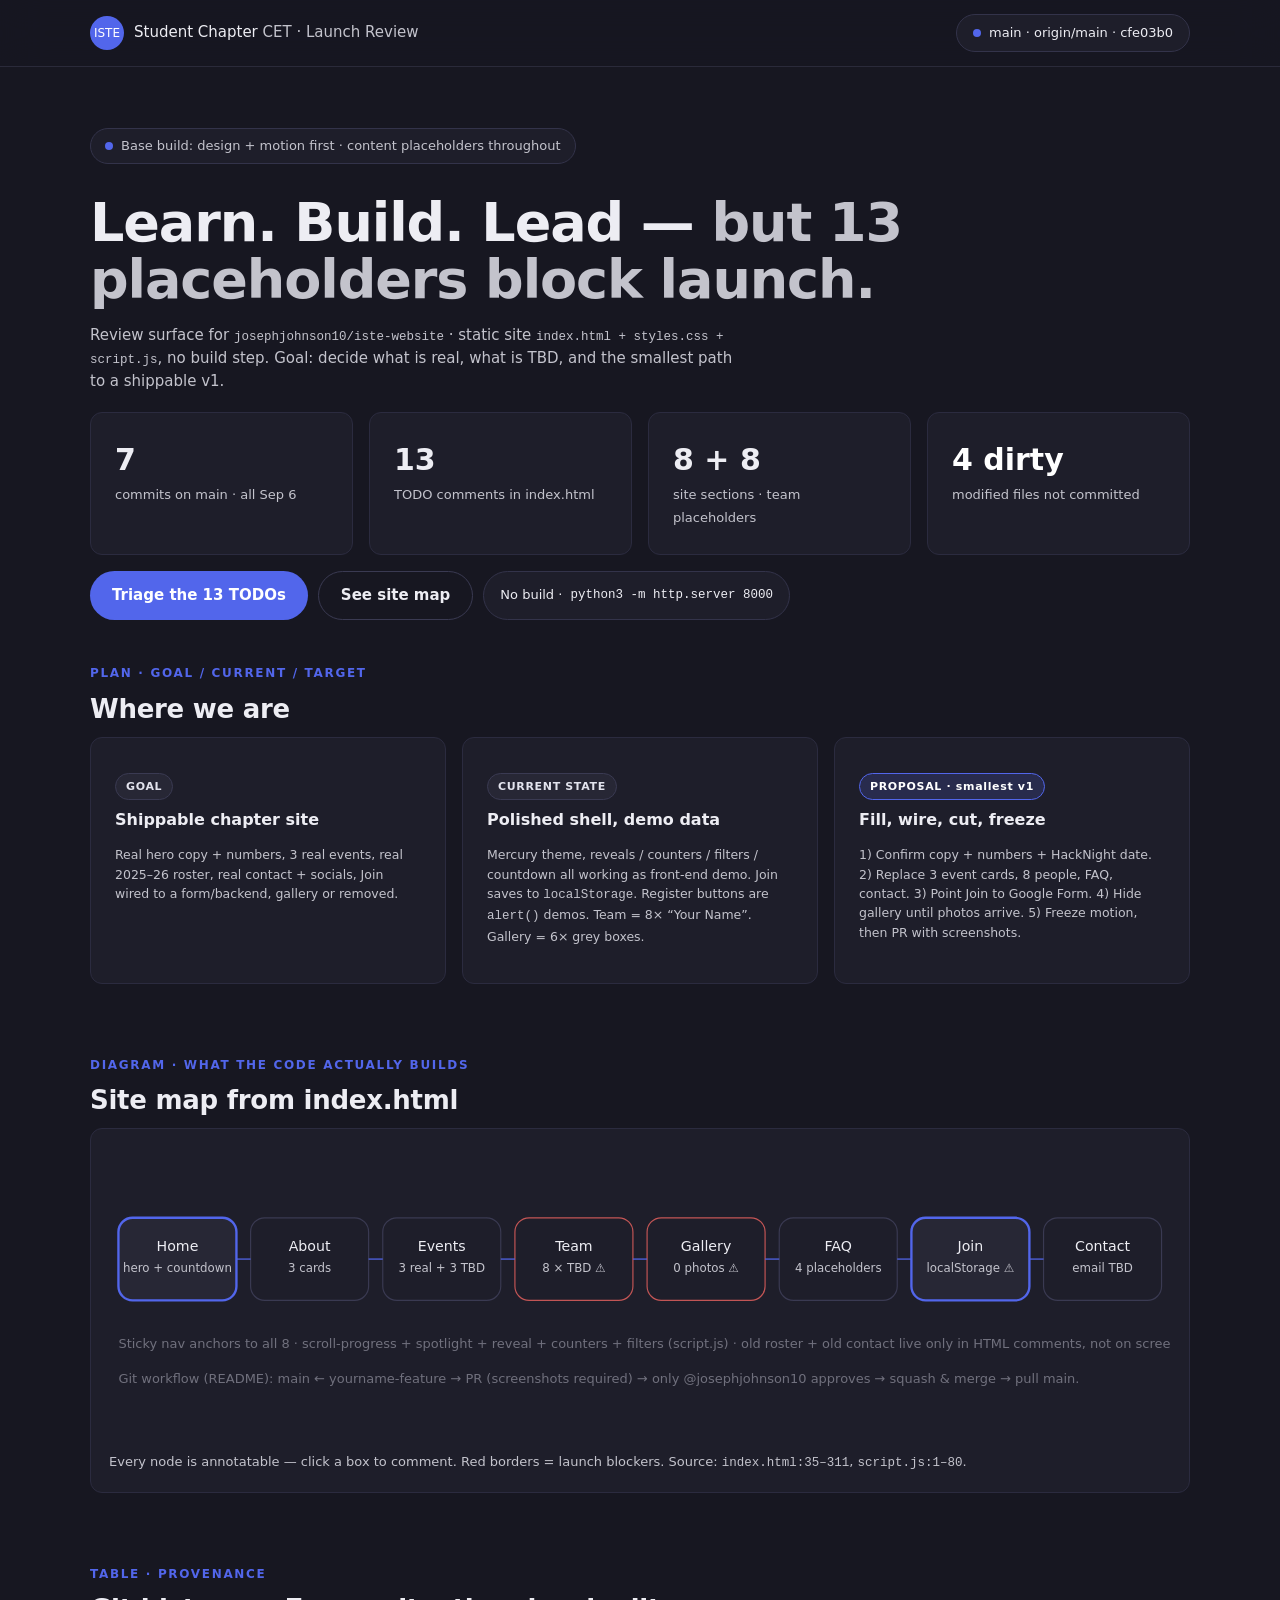
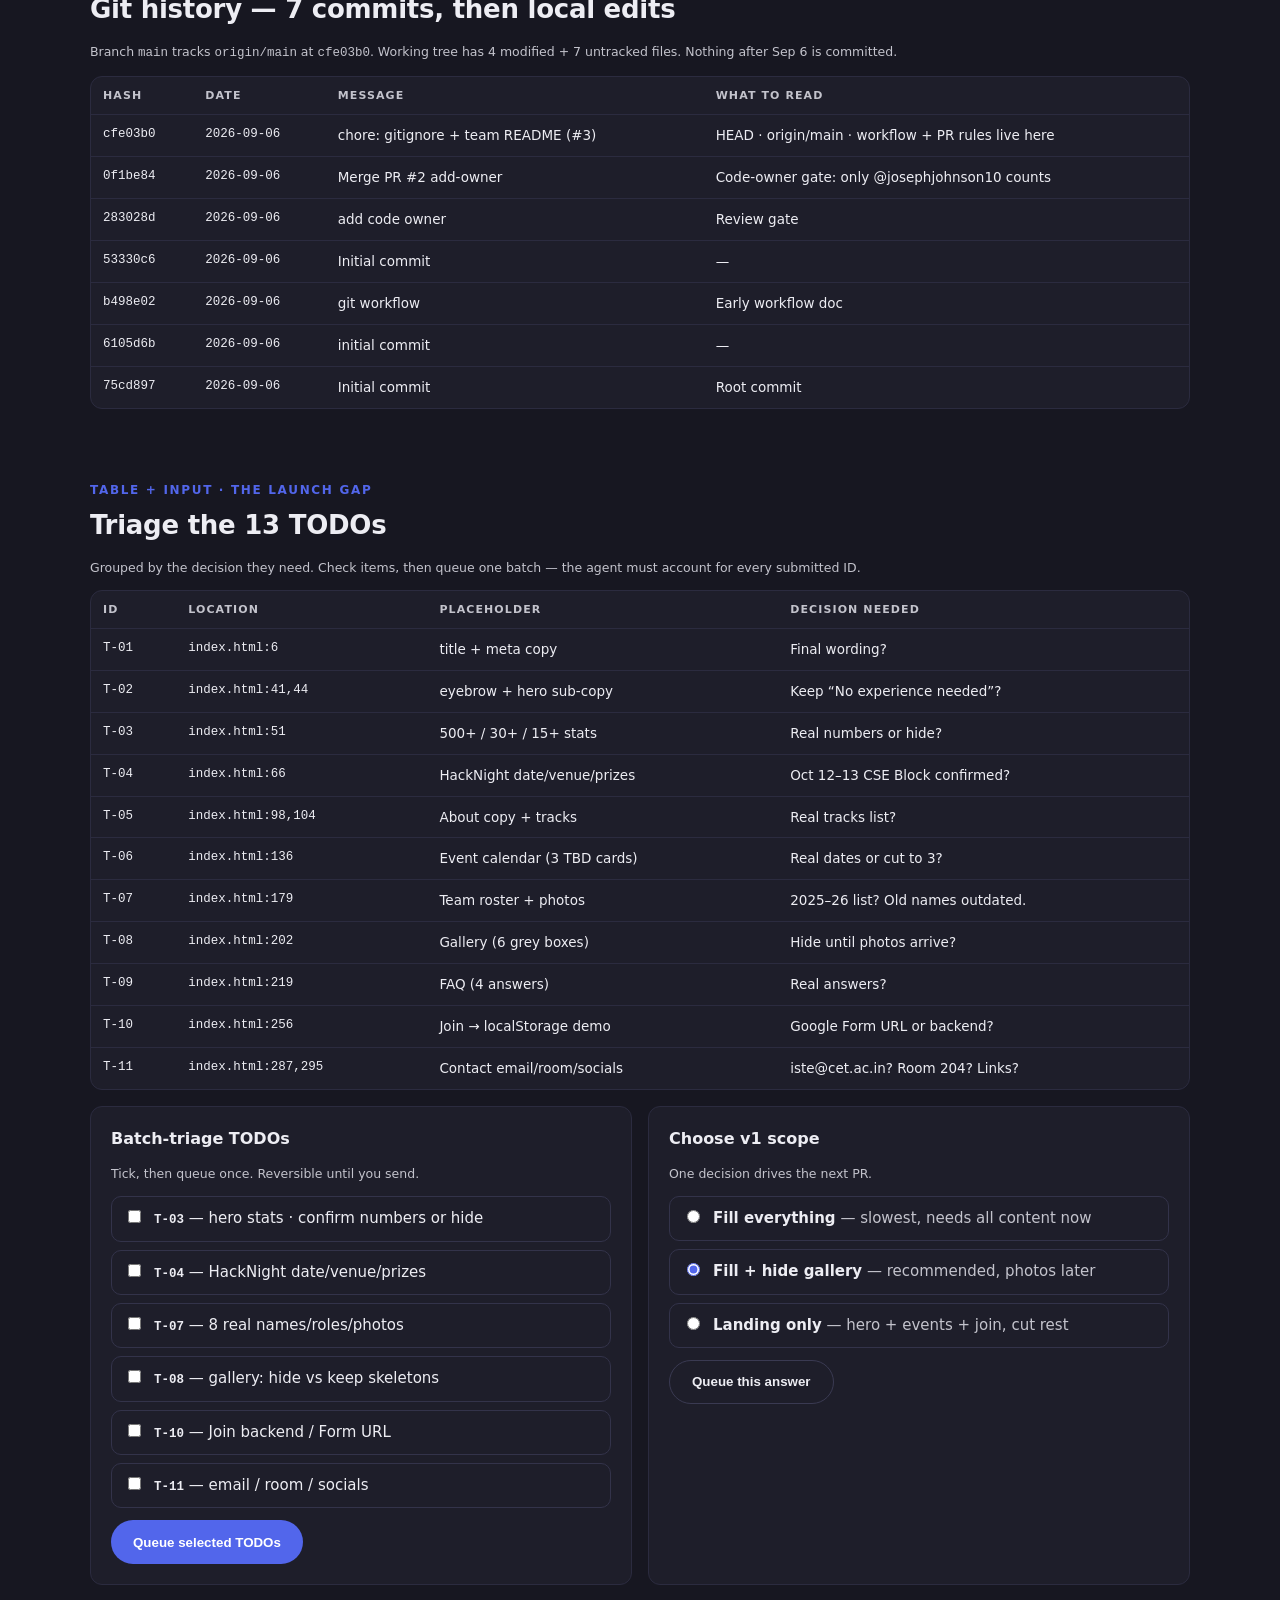
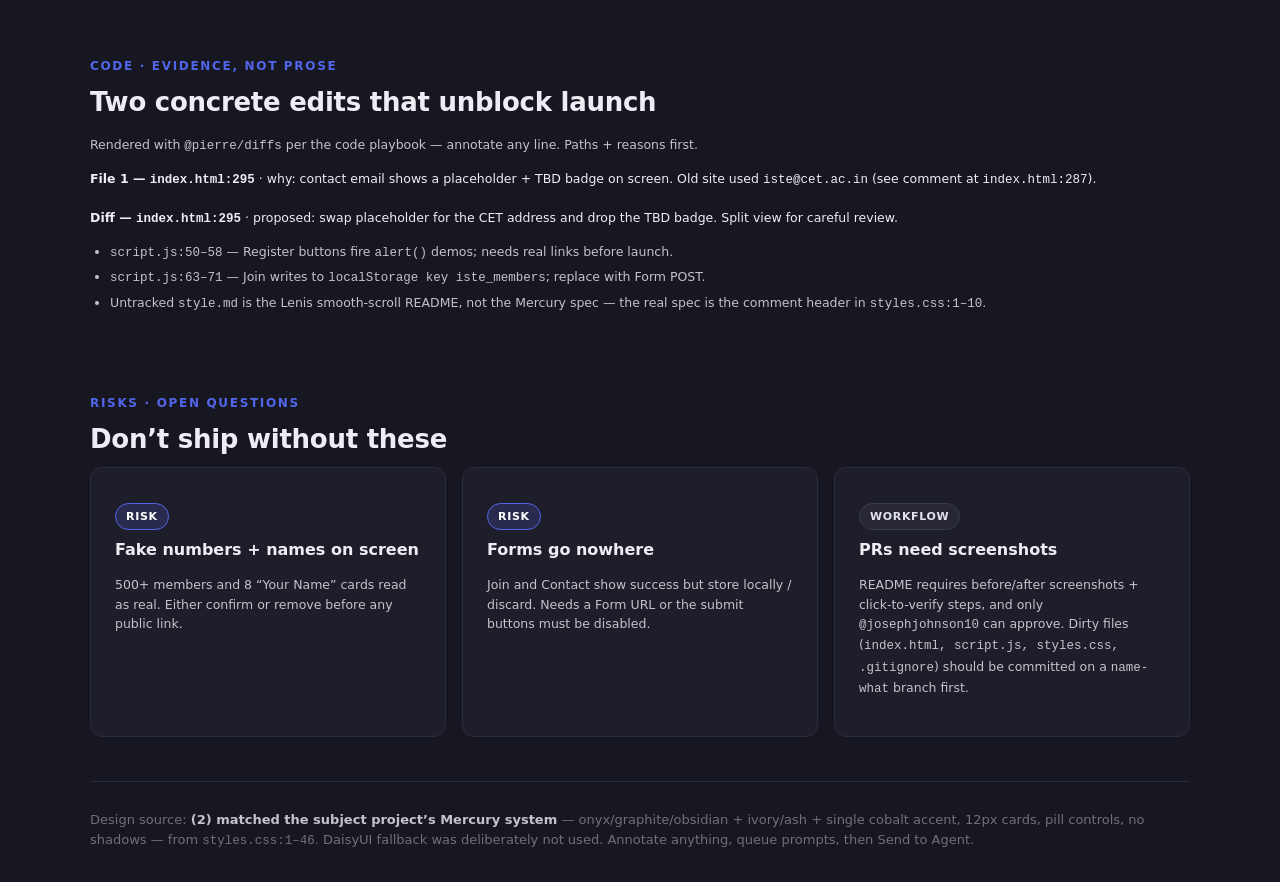
<file: .lavish/iste-review.html>
<!DOCTYPE html>
<html lang="en">
<head>
<meta charset="UTF-8" />
<meta name="viewport" content="width=device-width, initial-scale=1.0" />
<title>ISTE SC CET — Launch Review</title>
<style>
*,*::before,*::after{box-sizing:border-box}
:root{
  --onyx:#171721; --graphite:#1e1e2a; --obsidian:#272735;
  --slate:#70707d; --mist:#e2e3ed; --ash:#c3c3cc; --ivory:#ededf3;
  --cobalt:#5266eb; --white:#fff;
  --radius-card:12px; --radius-pill:32px;
}
html{scroll-behavior:smooth}
body{margin:0;font-family:Inter,system-ui,-apple-system,"Segoe UI",Roboto,Arial,sans-serif;background:var(--onyx);color:var(--ivory);font-size:15px;line-height:1.55;overflow-x:hidden}
.container{width:min(1100px,92%);margin:0 auto}
.nav{position:sticky;top:0;z-index:20;background:rgba(23,23,33,.85);backdrop-filter:blur(20px);border-bottom:1px solid #2a2a3a}
.nav-inner{display:flex;align-items:center;justify-content:space-between;padding:14px 0;gap:12px}
.brand{display:flex;align-items:center;gap:10px;text-decoration:none;color:var(--ivory);font-weight:500}
.brand-badge{background:var(--cobalt);color:var(--white);width:34px;height:34px;display:grid;place-items:center;border-radius:50%;font-size:12px}
.brand-text em{font-style:normal;color:var(--ash)}
.pill{display:inline-flex;align-items:center;gap:8px;border:1px solid #33334a;background:var(--graphite);color:var(--ivory);border-radius:var(--radius-pill);padding:8px 16px;font-size:13px;text-decoration:none;min-width:0}
.btn{display:inline-flex;align-items:center;justify-content:center;background:var(--cobalt);color:#fff;border:0;border-radius:var(--radius-pill);padding:12px 22px;font-weight:600;text-decoration:none;cursor:pointer;min-height:44px}
.btn-ghost{background:transparent;border:1px solid #3a3a52;color:var(--ivory)}
.hero{padding:48px 0 8px}
.eyebrow{display:inline-flex;align-items:center;gap:8px;color:var(--ash);font-size:13px;border:1px solid #33334a;border-radius:var(--radius-pill);padding:7px 14px;background:var(--graphite);max-width:100%}
.dot{width:8px;height:8px;border-radius:50%;background:var(--cobalt);flex:none}
h1{font-size:clamp(32px,5vw,54px);line-height:1.05;margin:18px 0 10px;letter-spacing:-.02em;max-width:16em}
h2{font-size:26px;margin:0 0 8px;letter-spacing:-.01em}
h3{font-size:16px;margin:0 0 6px}
.muted{color:var(--ash)}
.kicker{color:var(--cobalt);font-weight:700;font-size:12px;letter-spacing:.14em;text-transform:uppercase;margin:0 0 6px}
.section{padding:36px 0}
.grid{display:grid;gap:16px;grid-template-columns:minmax(0,1fr);min-width:0}
@media(min-width:860px){.grid-4{grid-template-columns:repeat(4,minmax(0,1fr))}.grid-3{grid-template-columns:repeat(3,minmax(0,1fr))}.grid-2{grid-template-columns:repeat(2,minmax(0,1fr))}}
.card{background:var(--graphite);border:1px solid #2b2b3f;border-radius:var(--radius-card);padding:24px 24px;min-width:0}
.stat b{font-size:30px;display:block}
.stat span{color:var(--ash);font-size:13px}
.tag{display:inline-block;font-size:11px;font-weight:700;letter-spacing:.06em;background:var(--obsidian);border:1px solid #3a3a52;color:var(--mist);border-radius:999px;padding:4px 10px;margin-bottom:8px;max-width:100%;overflow-wrap:anywhere}
.tag.warn{border-color:var(--cobalt);color:#fff;background:rgba(82,102,235,.18)}
.table-wrap{overflow-x:auto;border:1px solid #2b2b3f;border-radius:var(--radius-card);background:var(--graphite)}
table{width:100%;border-collapse:collapse;font-size:13.5px;min-width:640px}
th,td{text-align:left;padding:10px 12px;border-bottom:1px solid #2b2b3f;vertical-align:top;overflow-wrap:anywhere}
th{color:var(--ash);font-size:11px;letter-spacing:.1em;text-transform:uppercase}
tr:last-child td{border-bottom:0}
code,.mono{font-family:ui-monospace,SFMono-Regular,Menlo,Consolas,monospace;font-size:12.5px;overflow-wrap:anywhere}
p,h1,h2,h3,li,td,th,.pill,.tag{overflow-wrap:anywhere}
img,svg{max-width:100%;height:auto}
.figure{background:var(--graphite);border:1px solid #2b2b3f;border-radius:var(--radius-card);padding:18px;min-width:0}
.figure svg{width:100%;height:auto;display:block}
figcaption{color:var(--ash);font-size:13px;margin-top:10px}
ul.tight{margin:8px 0;padding-left:20px}
ul.tight li{margin:4px 0}
form.question{background:var(--graphite);border:1px solid #2b2b3f;border-radius:var(--radius-card);padding:20px;min-width:0}
label.opt{display:flex;gap:10px;align-items:flex-start;padding:10px 12px;border:1px solid #33334a;border-radius:10px;margin:8px 0;cursor:pointer;min-width:0}
label.opt:hover{border-color:var(--cobalt)}
input[type=checkbox],input[type=radio]{margin-top:3px;accent-color:var(--cobalt)}
.queue-row{display:flex;gap:10px;flex-wrap:wrap;margin-top:12px}
.small{font-size:12.5px}
.foot{padding:28px 0 60px;color:var(--slate);font-size:13px}
.divider{height:1px;background:#2b2b3f;margin:8px 0 0}
#file,#diff{min-width:0}
#file pre,#diff pre{white-space:pre-wrap !important}
</style>
</head>
<body>
<header class="nav"><div class="container nav-inner">
<a class="brand" href="#top"><span class="brand-badge">ISTE</span><span class="brand-text">Student Chapter <em>CET · Launch Review</em></span></a>
<span class="pill"><span class="dot"></span>main · origin/main · cfe03b0</span>
</div></header>

<main id="top" class="container">
<div class="hero">
<p class="eyebrow"><span class="dot"></span>Base build: design + motion first · content placeholders throughout</p>
<h1>Learn. Build. Lead — <span style="color:var(--ash)">but 13 placeholders block launch.</span></h1>
<p class="muted" style="max-width:44em">Review surface for <span class="mono">josephjohnson10/iste-website</span> · static site <span class="mono">index.html + styles.css + script.js</span>, no build step. Goal: decide what is real, what is TBD, and the smallest path to a shippable v1.</p>
<div class="grid grid-4" style="margin-top:18px">
<div class="card stat"><b>7</b><span>commits on main · all Sep 6</span></div>
<div class="card stat"><b>13</b><span>TODO comments in index.html</span></div>
<div class="card stat"><b>8 + 8</b><span>site sections · team placeholders</span></div>
<div class="card stat"><b style="color:#fff">4 dirty</b><span>modified files not committed</span></div>
</div>
<div style="display:flex;gap:10px;flex-wrap:wrap;margin-top:16px">
<a class="btn" href="#triage">Triage the 13 TODOs</a>
<a class="btn btn-ghost" href="#sitemap">See site map</a>
<span class="pill">No build · <span class="mono">python3 -m http.server 8000</span></span>
</div>
</div>

<section class="section" id="plan">
<p class="kicker">Plan · goal / current / target</p>
<h2>Where we are</h2>
<div class="grid grid-3">
<div class="card"><p class="tag">GOAL</p><h3>Shippable chapter site</h3><p class="muted small">Real hero copy + numbers, 3 real events, real 2025–26 roster, real contact + socials, Join wired to a form/backend, gallery or removed.</p></div>
<div class="card"><p class="tag">CURRENT STATE</p><h3>Polished shell, demo data</h3><p class="muted small">Mercury theme, reveals / counters / filters / countdown all working as front-end demo. Join saves to <span class="mono">localStorage</span>. Register buttons are <span class="mono">alert()</span> demos. Team = 8× “Your Name”. Gallery = 6× grey boxes.</p></div>
<div class="card"><p class="tag warn">PROPOSAL · smallest v1</p><h3>Fill, wire, cut, freeze</h3><p class="muted small">1) Confirm copy + numbers + HackNight date. 2) Replace 3 event cards, 8 people, FAQ, contact. 3) Point Join to Google Form. 4) Hide gallery until photos arrive. 5) Freeze motion, then PR with screenshots.</p></div>
</div>
</section>

<section class="section" id="sitemap">
<p class="kicker">Diagram · what the code actually builds</p>
<h2>Site map from index.html</h2>
<div class="figure">
<svg viewBox="0 0 900 250" role="img" aria-label="Site section flow">
<title>Site section flow</title>
<g font-family="Inter,system-ui,sans-serif" font-size="12">
<rect id="node-hero" x="8" y="60" width="100" height="70" rx="12" fill="#272735" stroke="#5266eb" stroke-width="2"><title>Hero (#home) — headline, stats, HackNight countdown panel</title></rect>
<text x="58" y="88" text-anchor="middle" fill="#ededf3">Home</text><text x="58" y="106" text-anchor="middle" fill="#c3c3cc" font-size="10">hero + countdown</text>
<rect id="node-about" x="120" y="60" width="100" height="70" rx="12" fill="#1e1e2a" stroke="#3a3a52"><title>About — 3 cards: Workshops, Hackathons, Talks</title></rect>
<text x="170" y="88" text-anchor="middle" fill="#ededf3">About</text><text x="170" y="106" text-anchor="middle" fill="#c3c3cc" font-size="10">3 cards</text>
<rect id="node-events" x="232" y="60" width="100" height="70" rx="12" fill="#1e1e2a" stroke="#3a3a52"><title>Events — filter chips All/Workshop/Hackathon/Talks, 3 real + 3 TBD cards</title></rect>
<text x="282" y="88" text-anchor="middle" fill="#ededf3">Events</text><text x="282" y="106" text-anchor="middle" fill="#c3c3cc" font-size="10">3 real + 3 TBD</text>
<rect id="node-team" x="344" y="60" width="100" height="70" rx="12" fill="#1e1e2a" stroke="#c35555"><title>Team — 8 placeholder cards, old roster only in HTML comment</title></rect>
<text x="394" y="88" text-anchor="middle" fill="#ededf3">Team</text><text x="394" y="106" text-anchor="middle" fill="#c3c3cc" font-size="10">8 × TBD ⚠</text>
<rect id="node-gallery" x="456" y="60" width="100" height="70" rx="12" fill="#1e1e2a" stroke="#c35555"><title>Gallery — 6 grey .ph boxes, no images yet</title></rect>
<text x="506" y="88" text-anchor="middle" fill="#ededf3">Gallery</text><text x="506" y="106" text-anchor="middle" fill="#c3c3cc" font-size="10">0 photos ⚠</text>
<rect id="node-faq" x="568" y="60" width="100" height="70" rx="12" fill="#1e1e2a" stroke="#3a3a52"><title>FAQ — 4 placeholder answers</title></rect>
<text x="618" y="88" text-anchor="middle" fill="#ededf3">FAQ</text><text x="618" y="106" text-anchor="middle" fill="#c3c3cc" font-size="10">4 placeholders</text>
<rect id="node-join" x="680" y="60" width="100" height="70" rx="12" fill="#272735" stroke="#5266eb" stroke-width="2"><title>Join — form writes to localStorage only, needs backend or Google Form</title></rect>
<text x="730" y="88" text-anchor="middle" fill="#ededf3">Join</text><text x="730" y="106" text-anchor="middle" fill="#c3c3cc" font-size="10">localStorage ⚠</text>
<rect id="node-contact" x="792" y="60" width="100" height="70" rx="12" fill="#1e1e2a" stroke="#3a3a52"><title>Contact — iste@college.edu placeholder, socials are # links</title></rect>
<text x="842" y="88" text-anchor="middle" fill="#ededf3">Contact</text><text x="842" y="106" text-anchor="middle" fill="#c3c3cc" font-size="10">email TBD</text>
<g stroke="#5266eb" stroke-width="1.5" opacity=".7">
<line x1="108" y1="95" x2="120" y2="95"/><line x1="220" y1="95" x2="232" y2="95"/><line x1="332" y1="95" x2="344" y2="95"/><line x1="444" y1="95" x2="456" y2="95"/><line x1="556" y1="95" x2="568" y2="95"/><line x1="668" y1="95" x2="680" y2="95"/><line x1="780" y1="95" x2="792" y2="95"/>
</g>
<text x="8" y="170" fill="#70707d" font-size="11">Sticky nav anchors to all 8 · scroll-progress + spotlight + reveal + counters + filters (script.js) · old roster + old contact live only in HTML comments, not on screen.</text>
<text x="8" y="200" fill="#70707d" font-size="11">Git workflow (README): main ← yourname-feature → PR (screenshots required) → only @josephjohnson10 approves → squash &amp; merge → pull main.</text>
</g>
</svg>
<figcaption>Every node is annotatable — click a box to comment. Red borders = launch blockers. Source: <span class="mono">index.html:35–311</span>, <span class="mono">script.js:1–80</span>.</figcaption>
</div>
</section>

<section class="section" id="git">
<p class="kicker">Table · provenance</p>
<h2>Git history — 7 commits, then local edits</h2>
<p class="muted small">Branch <span class="mono">main</span> tracks <span class="mono">origin/main</span> at <span class="mono">cfe03b0</span>. Working tree has 4 modified + 7 untracked files. Nothing after Sep 6 is committed.</p>
<div class="table-wrap"><table>
<thead><tr><th>Hash</th><th>Date</th><th>Message</th><th>What to read</th></tr></thead>
<tbody>
<tr><td class="mono">cfe03b0</td><td class="mono">2026-09-06</td><td>chore: gitignore + team README (#3)</td><td>HEAD · origin/main · workflow + PR rules live here</td></tr>
<tr><td class="mono">0f1be84</td><td class="mono">2026-09-06</td><td>Merge PR #2 add-owner</td><td>Code-owner gate: only @josephjohnson10 counts</td></tr>
<tr><td class="mono">283028d</td><td class="mono">2026-09-06</td><td>add code owner</td><td>Review gate</td></tr>
<tr><td class="mono">53330c6</td><td class="mono">2026-09-06</td><td>Initial commit</td><td>—</td></tr>
<tr><td class="mono">b498e02</td><td class="mono">2026-09-06</td><td>git workflow</td><td>Early workflow doc</td></tr>
<tr><td class="mono">6105d6b</td><td class="mono">2026-09-06</td><td>initial commit</td><td>—</td></tr>
<tr><td class="mono">75cd897</td><td class="mono">2026-09-06</td><td>Initial commit</td><td>Root commit</td></tr>
</tbody>
</table></div>
</section>

<section class="section" id="triage">
<p class="kicker">Table + input · the launch gap</p>
<h2>Triage the 13 TODOs</h2>
<p class="muted small">Grouped by the decision they need. Check items, then queue one batch — the agent must account for every submitted ID.</p>
<div class="table-wrap"><table>
<thead><tr><th>ID</th><th>Location</th><th>Placeholder</th><th>Decision needed</th></tr></thead>
<tbody>
<tr><td class="mono">T-01</td><td class="mono">index.html:6</td><td>title + meta copy</td><td>Final wording?</td></tr>
<tr><td class="mono">T-02</td><td class="mono">index.html:41,44</td><td>eyebrow + hero sub-copy</td><td>Keep “No experience needed”?</td></tr>
<tr><td class="mono">T-03</td><td class="mono">index.html:51</td><td>500+ / 30+ / 15+ stats</td><td>Real numbers or hide?</td></tr>
<tr><td class="mono">T-04</td><td class="mono">index.html:66</td><td>HackNight date/venue/prizes</td><td>Oct 12–13 CSE Block confirmed?</td></tr>
<tr><td class="mono">T-05</td><td class="mono">index.html:98,104</td><td>About copy + tracks</td><td>Real tracks list?</td></tr>
<tr><td class="mono">T-06</td><td class="mono">index.html:136</td><td>Event calendar (3 TBD cards)</td><td>Real dates or cut to 3?</td></tr>
<tr><td class="mono">T-07</td><td class="mono">index.html:179</td><td>Team roster + photos</td><td>2025–26 list? Old names outdated.</td></tr>
<tr><td class="mono">T-08</td><td class="mono">index.html:202</td><td>Gallery (6 grey boxes)</td><td>Hide until photos arrive?</td></tr>
<tr><td class="mono">T-09</td><td class="mono">index.html:219</td><td>FAQ (4 answers)</td><td>Real answers?</td></tr>
<tr><td class="mono">T-10</td><td class="mono">index.html:256</td><td>Join → localStorage demo</td><td>Google Form URL or backend?</td></tr>
<tr><td class="mono">T-11</td><td class="mono">index.html:287,295</td><td>Contact email/room/socials</td><td>iste@cet.ac.in? Room 204? Links?</td></tr>
</tbody>
</table></div>

<div class="grid grid-2" style="margin-top:16px">
<form class="question" data-lavish-question="todo-batch" onsubmit="event.preventDefault(); const s=[...event.currentTarget.querySelectorAll('input[name=items]:checked')].map(i=>({id:i.value,label:i.dataset.label,disposition:i.dataset.disposition})); if(!s.length){alert('Tick at least one TODO first.');return;} window.lavish.queuePrompt('Fill/cut every selected TODO and return an item-by-item receipt. Account for every submitted ID before reporting completion.',{tag:'tracked-batch',text:'Triage '+s.length+' TODOs: '+s.map(x=>x.id).join(', '),element:event.currentTarget,data:{items:s}}); event.currentTarget.querySelector('.queued').textContent='Queued '+s.length+' items — press Send to Agent.';">
<h3>Batch-triage TODOs</h3>
<p class="muted small">Tick, then queue once. Reversible until you send.</p>
<label class="opt"><input type="checkbox" name="items" value="T-03" data-label="Confirm or hide hero stats" data-disposition="must-address"><span><b class="mono">T-03</b> — hero stats · confirm numbers or hide</span></label>
<label class="opt"><input type="checkbox" name="items" value="T-04" data-label="Confirm HackNight details" data-disposition="must-address"><span><b class="mono">T-04</b> — HackNight date/venue/prizes</span></label>
<label class="opt"><input type="checkbox" name="items" value="T-07" data-label="Replace team roster" data-disposition="must-address"><span><b class="mono">T-07</b> — 8 real names/roles/photos</span></label>
<label class="opt"><input type="checkbox" name="items" value="T-08" data-label="Hide gallery until photos" data-disposition="must-address"><span><b class="mono">T-08</b> — gallery: hide vs keep skeletons</span></label>
<label class="opt"><input type="checkbox" name="items" value="T-10" data-label="Wire Join form" data-disposition="must-address"><span><b class="mono">T-10</b> — Join backend / Form URL</span></label>
<label class="opt"><input type="checkbox" name="items" value="T-11" data-label="Confirm contact block" data-disposition="must-address"><span><b class="mono">T-11</b> — email / room / socials</span></label>
<div class="queue-row"><button class="btn" type="submit">Queue selected TODOs</button><span class="queued muted small"></span></div>
</form>

<form class="question" data-lavish-question="v1-scope" onsubmit="event.preventDefault(); const c=new FormData(event.currentTarget).get('scope'); if(!c){alert('Pick one scope.');return;} window.lavish.queuePrompt('Proceed with the '+c+' v1 scope.',{tag:'choice',text:'V1 scope: '+c,element:event.currentTarget,data:{question:'v1-scope',answer:c}});">
<h3>Choose v1 scope</h3>
<p class="muted small">One decision drives the next PR.</p>
<label class="opt"><input type="radio" name="scope" value="Fill everything"><span><b>Fill everything</b> <span class="muted">— slowest, needs all content now</span></span></label>
<label class="opt"><input type="radio" name="scope" value="Fill + hide gallery" checked><span><b>Fill + hide gallery</b> <span class="muted">— recommended, photos later</span></span></label>
<label class="opt"><input type="radio" name="scope" value="Landing only"><span><b>Landing only</b> <span class="muted">— hero + events + join, cut rest</span></span></label>
<div class="queue-row"><button class="btn btn-ghost" type="submit">Queue this answer</button></div>
</form>
</div>
</section>

<section class="section" id="code">
<p class="kicker">Code · evidence, not prose</p>
<h2>Two concrete edits that unblock launch</h2>
<p class="muted small">Rendered with <span class="mono">@pierre/diffs</span> per the code playbook — annotate any line. Paths + reasons first.</p>
<p class="small"><b>File 1 — <span class="mono">index.html:295</span></b> · why: contact email shows a placeholder + TBD badge on screen. Old site used <span class="mono">iste@cet.ac.in</span> (see comment at <span class="mono">index.html:287</span>).</p>
<div id="file"></div>
<p class="small" style="margin-top:18px"><b>Diff — <span class="mono">index.html:295</span></b> · proposed: swap placeholder for the CET address and drop the TBD badge. Split view for careful review.</p>
<div id="diff"></div>
<script type="module">
import { File, FileDiff } from "https://esm.sh/@pierre/diffs@1.2.10?bundle";
const theme = { light: "github-light", dark: "github-dark" };
const options = { theme, themeType: "dark", overflow: "wrap" };
const oldFile = { name: "index.html:295", contents: "<p class=\"muted\">Email: <a href=\"mailto:iste@college.edu\">iste@college.edu</a> <button>Copy</button> <span class=\"tbd-tag\">TBD</span><br />Room 204, CSE Block \u00b7 Mon\u2013Fri 4\u20136pm <span class=\"tbd-tag\">TBD</span></p>\n" };
const newFile = { name: "index.html:295", contents: "<p class=\"muted\">Email: <a href=\"mailto:iste@cet.ac.in\">iste@cet.ac.in</a> <button>Copy</button><br />Room 204, CSE Block \u00b7 Mon\u2013Fri 4\u20136pm</p>\n" };
new File(options).render({ containerWrapper: document.querySelector("#file"), file: newFile });
new FileDiff({ ...options, diffStyle: "split" }).render({ containerWrapper: document.querySelector("#diff"), oldFile, newFile });
</script>
<ul class="tight muted small">
<li><span class="mono">script.js:50–58</span> — Register buttons fire <span class="mono">alert()</span> demos; needs real links before launch.</li>
<li><span class="mono">script.js:63–71</span> — Join writes to <span class="mono">localStorage key iste_members</span>; replace with Form POST.</li>
<li>Untracked <span class="mono">style.md</span> is the Lenis smooth-scroll README, not the Mercury spec — the real spec is the comment header in <span class="mono">styles.css:1–10</span>.</li>
</ul>
</section>

<section class="section" id="risks">
<p class="kicker">Risks · open questions</p>
<h2>Don’t ship without these</h2>
<div class="grid grid-3">
<div class="card"><p class="tag warn">RISK</p><h3>Fake numbers + names on screen</h3><p class="muted small">500+ members and 8 “Your Name” cards read as real. Either confirm or remove before any public link.</p></div>
<div class="card"><p class="tag warn">RISK</p><h3>Forms go nowhere</h3><p class="muted small">Join and Contact show success but store locally / discard. Needs a Form URL or the submit buttons must be disabled.</p></div>
<div class="card"><p class="tag">WORKFLOW</p><h3>PRs need screenshots</h3><p class="muted small">README requires before/after screenshots + click-to-verify steps, and only <span class="mono">@josephjohnson10</span> can approve. Dirty files (<span class="mono">index.html, script.js, styles.css, .gitignore</span>) should be committed on a <span class="mono">name-what</span> branch first.</p></div>
</div>
</section>

<div class="divider"></div>
<div class="foot">Design source: <b style="color:var(--ash)">(2) matched the subject project’s Mercury system</b> — onyx/graphite/obsidian + ivory/ash + single cobalt accent, 12px cards, pill controls, no shadows — from <span class="mono">styles.css:1–46</span>. DaisyUI fallback was deliberately not used. Annotate anything, queue prompts, then Send to Agent.</div>
</main>
</body>
</html>
</file>
